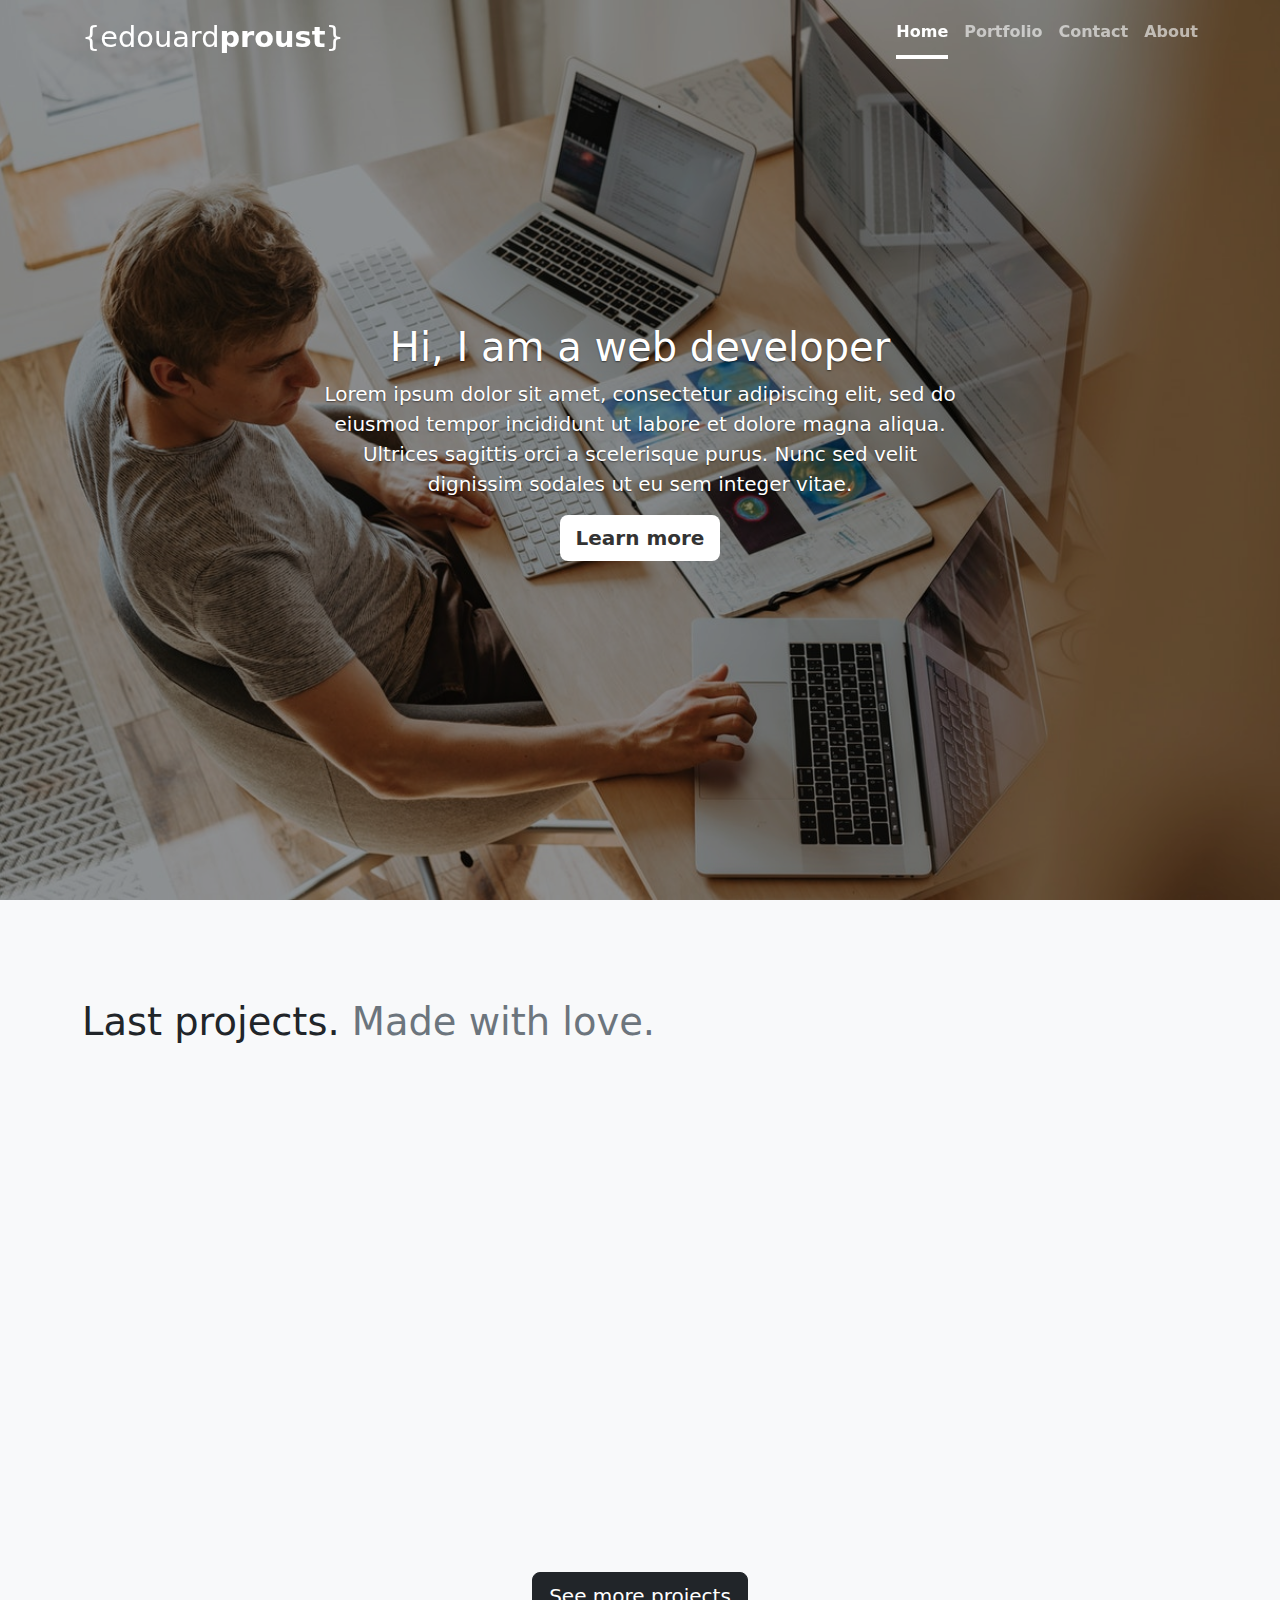
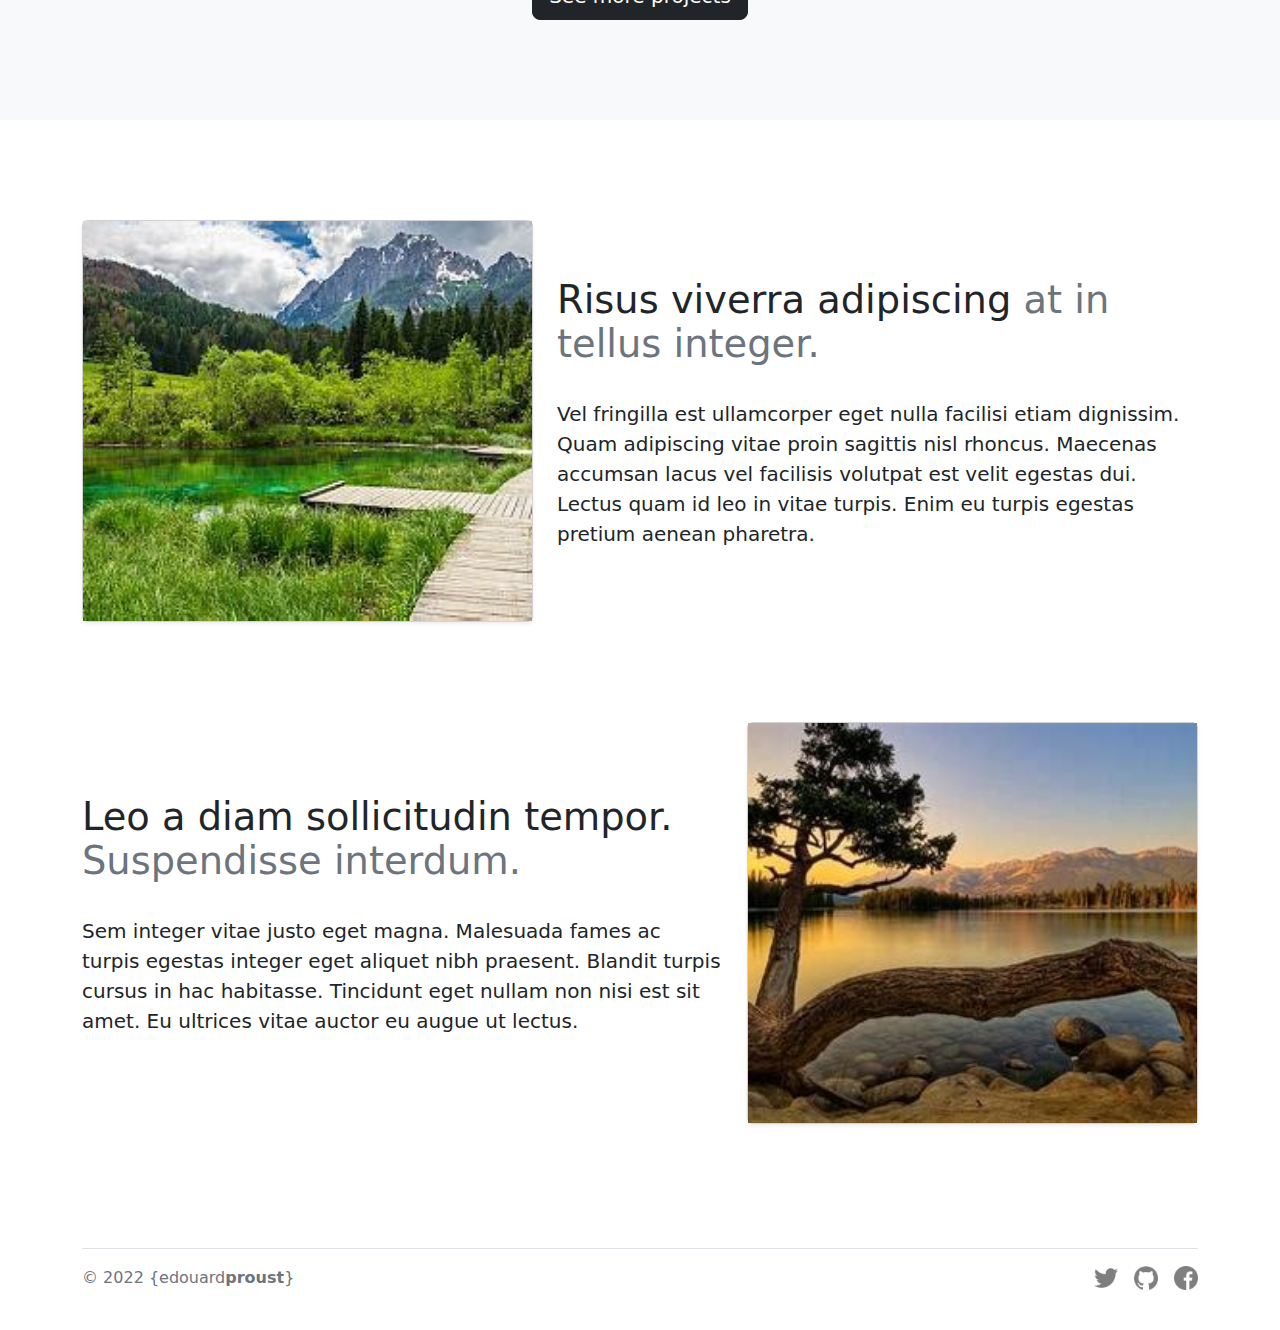
<file: homepage/index.html>
<!DOCTYPE html>

<html lang="en">
  <head>
      <!-- styles -->
      <link href="css/libs/bootstrap.min.css" rel="stylesheet">
      <link href="css/styles.css" rel="stylesheet">
      <!-- javascripts -->
      <script defer src="js/libs/gsap.min.js"></script>
      <script defer src="js/libs/ScrollTrigger.min.js"></script>
      <script defer src="js/app.js"></script>

      <title>Home</title>
  </head>
  <body>

    <!-- Nav -->

    <header class="p-3">
      <div class="container d-flex justify-content-between">
        <div id="logo">{edouard<b>proust</b>}</div>
        <nav class="nav justify-content-center">
          <a class="nav-link active" aria-current="page" href="#">Home</a>
          <a class="nav-link" href="portfolio.html">Portfolio</a>
          <a class="nav-link" href="contact.html">Contact</a>
          <a class="nav-link" href="about.html">About</a>
        </nav>
      </div>
    </header>

    <!-- hero -->

    <section id="hero" class="text-bg-dark">
      <img class="title-bg" src="img/programmer.jpg">
      <div class="title-overlay"></div>
      <div class="title-container d-flex p-3">
        <div class="title-content">
          <h1>Hi, I am a web developer</h1>
          <p class="lead">Lorem ipsum dolor sit amet, consectetur adipiscing elit, sed do eiusmod tempor incididunt ut labore et dolore magna aliqua. Ultrices sagittis orci a scelerisque purus. Nunc sed velit dignissim sodales ut eu sem integer vitae.</p>
          <p class="lead">
            <a href="#album" class="btn btn-lg fw-bold">Learn more</a>
          </p>
        </div>
      </div>
    </section>

    <!-- album -->

    <section id="album" class="album bg-light">
      <div class="container">

        <h2 class="heading">Last projects. <span class="text-muted">Made with love.</span></h2>
        
        <div class="row row-cols-1 row-cols-sm-2 row-cols-md-3 g-4">
          <div class="col">
            <div class="card shadow-sm">
              <img src="img/nature1.jpg">
              <div class="card-body">
                <h3 class="card-title">Maecenas pharetra</h3>
                <p class="card-text">Faucibus et molestie ac feugiat sed lectus vestibulum mattis ullamcorper. Massa tempor nec feugiat nisl pretium fusce id velit ut. Sapien faucibus et molestie ac.</p>
              </div>
            </div>
          </div>
          <div class="col">
            <div class="card shadow-sm">
              <img src="img/nature2.jpg">
              <div class="card-body">
                <h3 class="card-title">Velit egestas dui</h3>
                <p class="card-text">Lorem ipsum dolor sit amet, consectetur adipiscing elit, sed do eiusmod tempor incididunt ut labore et dolore magna aliqua. Ultrices sagittis orci a scelerisque purus.</p>
              </div>
            </div>
            </div>
          <div class="col">
            <div class="card shadow-sm">
              <img src="img/nature3.jpg">
              <div class="card-body">
                <h3 class="card-title">Lorem Ipsum</h3>
                <p class="card-text">Nunc sed velit dignissim sodales ut eu sem integer vitae. Tristique sollicitudin nibh sit amet commodo nulla facilisi nullam. Justo nec ultrices dui sapien eget mi.</p>
              </div>
            </div>
          </div>
        </div>

        <div class="section-btn">
            <a href="/portfolio.html" class="btn btn-dark btn-lg">See more projects</a>
        </div>

      </div>
    </section>

    <!-- images with text -->

    <section id="imgtxt">
      <div class="container">
        <div class="row">
          <div class="col-md-7 order-md-2">
            <h2 class="heading">Risus viverra adipiscing <span class="text-muted">at in tellus integer.</span></h2>
            <p class="lead">Vel fringilla est ullamcorper eget nulla facilisi etiam dignissim. Quam adipiscing vitae proin sagittis nisl rhoncus. Maecenas accumsan lacus vel facilisis volutpat est velit egestas dui. Lectus quam id leo in vitae turpis. Enim eu turpis egestas pretium aenean pharetra.</p>
          </div>
          <div class="col-md-5 order-md-1">
              <div class="h-100 card shadow-sm">
                <img src="img/nature1.jpg" height="400">
              </div>
          </div>
        </div>
        <div class="row">
          <div class="col-md-7">
            <h2 class="heading">Leo a diam sollicitudin tempor. <span class="text-muted">Suspendisse interdum.</span></h2>
            <p class="lead">Sem integer vitae justo eget magna. Malesuada fames ac turpis egestas integer eget aliquet nibh praesent. Blandit turpis cursus in hac habitasse. Tincidunt eget nullam non nisi est sit amet. Eu ultrices vitae auctor eu augue ut lectus.</p>
          </div>
          <div class="col-md-5">
            <div class="h-100 card shadow-sm">
                <img src="img/nature2.jpg" height="400">
              </div>
          </div>
        </div>
      </div>
    </section>

    <!-- Footer -->

    <div class="container">
      <footer class="d-flex flex-wrap justify-content-between align-items-center py-3 my-4 border-top">
        <div class="col-md-4 d-flex align-items-center">
          <span class="mb-3 mb-md-0 text-muted">&copy; 2022 {edouard<b>proust</b>}</span>
        </div>
        <ul class="nav col-md-4 justify-content-end list-unstyled d-flex">
          <li class="ms-3"><a href="https://twitter.com" target="_blank"><img src="img/icons/twitter.png" class="footer-icon"></a></li>
          <li class="ms-3"><a href="https://github.com" target="_blank"><img src="img/icons/github.png" class="footer-icon"></a></li>
          <li class="ms-3"><a href="https://facebook.com" target="_blank"><img src="img/icons/facebook.png" class="footer-icon"></a></li>
        </ul>
      </footer>
    </div>

  </body>
</html>
</file>
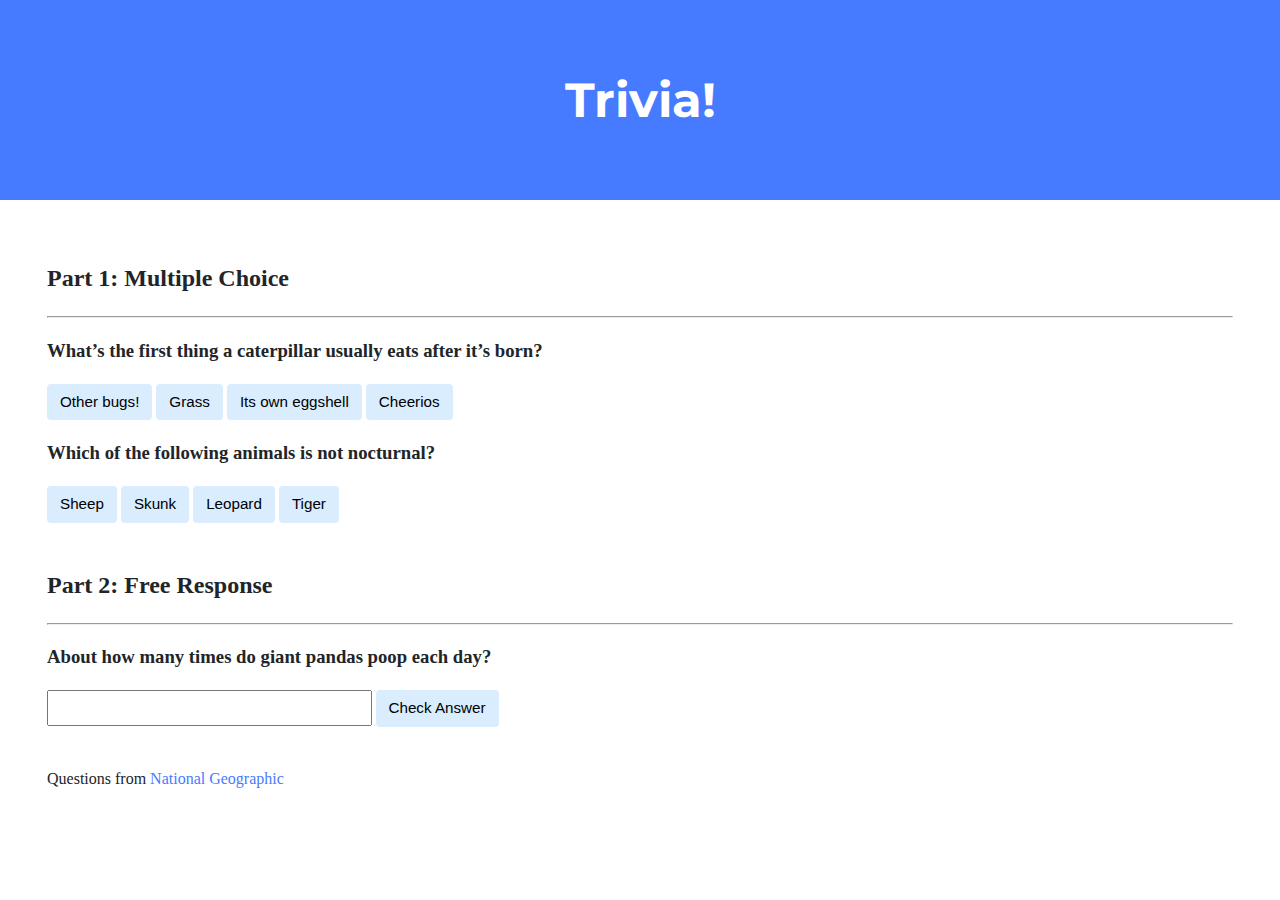
<file: trivia/index.html>
<!DOCTYPE html>

<html lang="en">
    <head>
        <link href="https://fonts.googleapis.com/css2?family=Montserrat:wght@500&display=swap" rel="stylesheet">
        <link href="styles.css" rel="stylesheet">
        <title>Trivia!</title>
        <!-- TODO: Add code to check answers to questions -->
        <script defer src="app.js"></script>
    </head>
    <body>
        <div class="header">
            <h1>Trivia!</h1>
        </div>

        <div class="container">
            <div class="section">
                <h2>Part 1: Multiple Choice </h2>
                <hr>
                <!-- TODO: Add multiple choice question here -->
                <div data-id="1" data-type="choice" data-correct="3">
                    <h3>What’s the first thing a caterpillar usually eats after it’s born?</h3>
                    <button value="1">Other bugs!</button>
                    <button value="2">Grass</button>
                    <button value="3">Its own eggshell</button>
                    <button value="4">Cheerios</button>
                    <div class="answer">Newborn caterpillars typically get their first meal from their own eggshells.</div>
                </div>

                <div data-id="2" data-type="choice" data-correct="1">
                    <h3>Which of the following animals is not nocturnal?</h3>
                    <button value="1">Sheep</button>
                    <button value="2">Skunk</button>
                    <button value="3">Leopard</button>
                    <button value="4">Tiger</button>
                    <div class="answer">Skunks, leopards, and tigers are most active after the sun goes down. Not sheeps, though - they're fast baa-sleep!</div>
                </div>
            </div>

            <div class="section">
                <h2>Part 2: Free Response</h2>
                <hr>
                <!-- TODO: Add free response question here -->
                <div data-id="3" data-type="text" data-correct="45">
                    <h3>About how many times do giant pandas poop each day?</h3>
                    <input type="text">
                    <button type="submit">Check Answer</button>
                    <div class="answer">They poop <b>45</b> times per day. After eating anywhere from 26 to 84 pounds of bamboo each day, giant pandas need to get rid of the indigestible parts of the plant. That means pooping more than 45 times a day! All those droppings help biologists who study the animals in the wild. Scientists look for the poop to locate the solitary mammals, since they can be hard to find in the misty mountains of southwestern China where they live.</div>
                </div>
            </div>

            <div class="section no-hover">
                <p>Questions from <a href="https://kids.nationalgeographic.com/games/quizzes/article/quiz-whiz-animals" target="_blank">National Geographic</a></p>
            <div class="section">
        </div>
    </body>
</html>
</file>
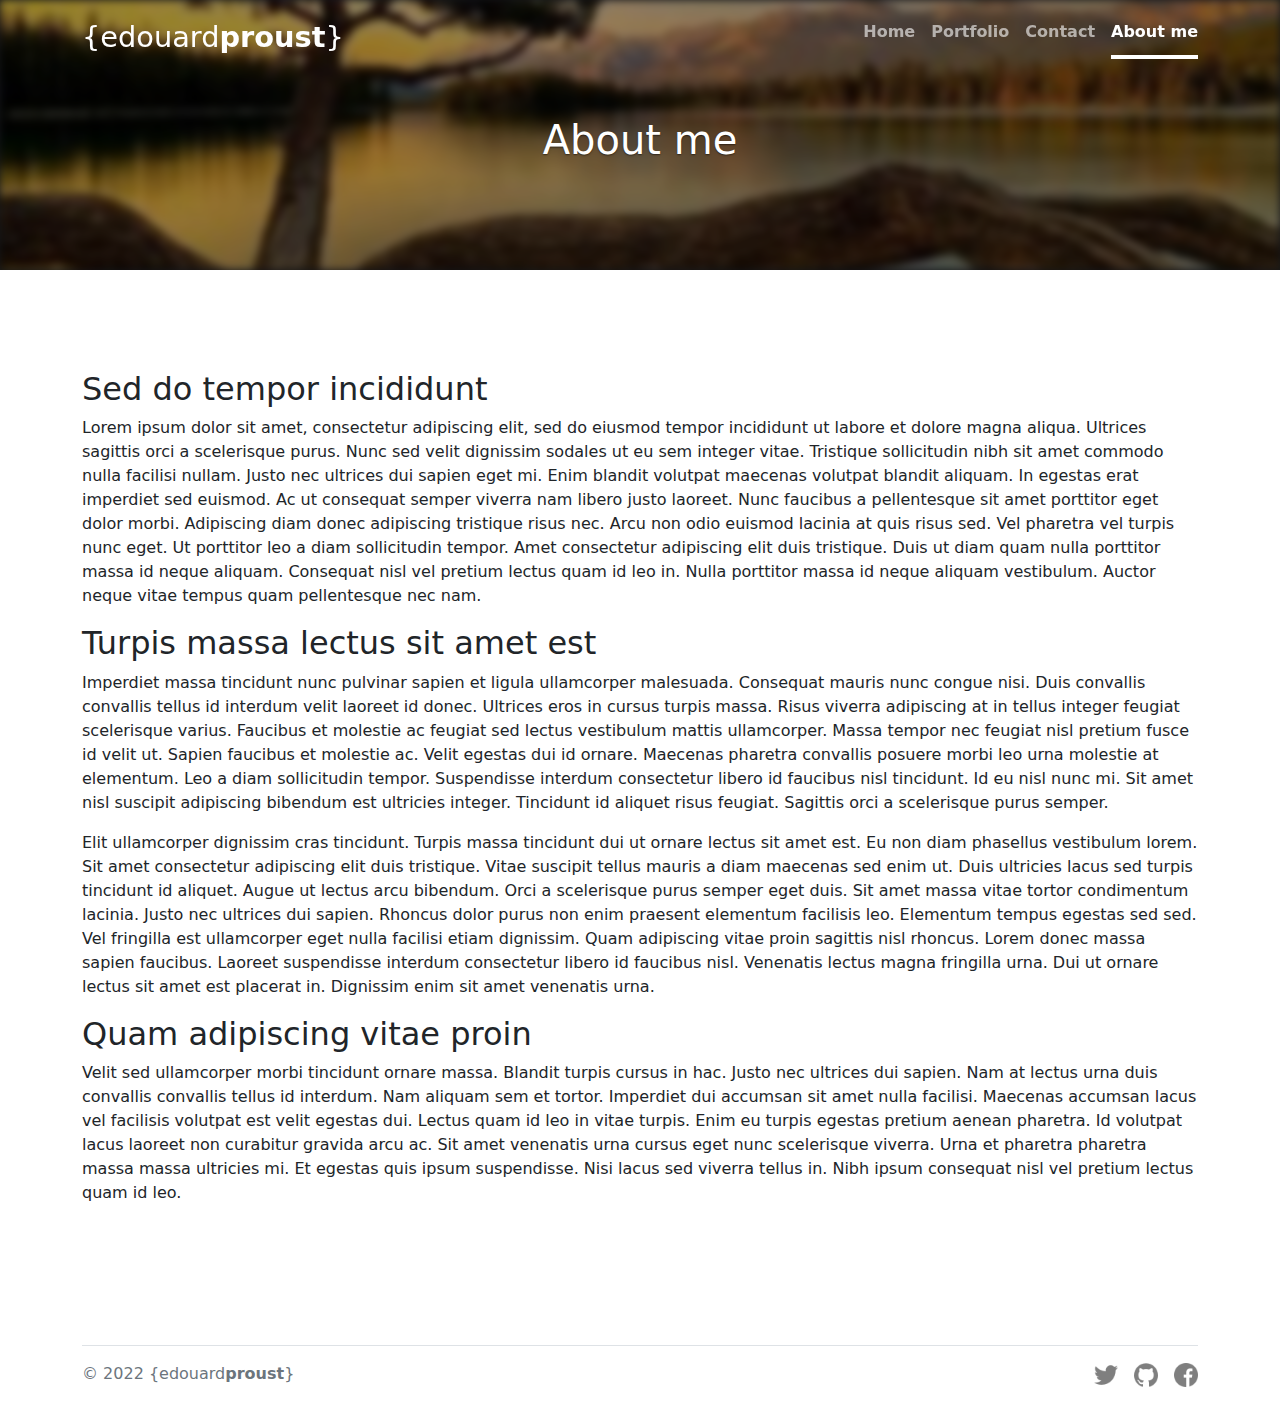
<file: homepage/about.html>
<!DOCTYPE html>

<html lang="en">
  <head>
      <!-- styles -->
      <link href="css/libs/bootstrap.min.css" rel="stylesheet">
      <link href="css/styles.css" rel="stylesheet">
      <!-- javascripts -->
      <script defer src="js/libs/gsap.min.js"></script>
      <script defer src="js/libs/ScrollTrigger.min.js"></script>
      <script defer src="js/app.js"></script>

      <title>About me</title>
  </head>
  <body>

    <!-- Nav -->

    <header class="p-3">
      <div class="container d-flex justify-content-between">
        <div id="logo">{edouard<b>proust</b>}</div>
        <nav class="nav justify-content-center">
          <a class="nav-link" aria-current="page" href="/">Home</a>
          <a class="nav-link" href="portfolio.html">Portfolio</a>
          <a class="nav-link" href="contact.html">Contact</a>
          <a class="nav-link active" href="about.html">About me</a>
        </nav>
      </div>
    </header>

    <!-- Title -->

    <section id="title" class="text-bg-dark">
      <img class="title-bg" src="img/nature2.jpg">
      <div class="title-overlay"></div>
      <div class="title-container d-flex p-3">
        <div class="title-content">
          <h1>About me</h1>
        </div>
      </div>
    </section>

    <!-- Content -->

    <section id="content">
      <div class="container">
        <h2>Sed do tempor incididunt</h2>
        <p>Lorem ipsum dolor sit amet, consectetur adipiscing elit, sed do eiusmod tempor incididunt ut labore et dolore magna aliqua. Ultrices sagittis orci a scelerisque purus. Nunc sed velit dignissim sodales ut eu sem integer vitae. Tristique sollicitudin nibh sit amet commodo nulla facilisi nullam. Justo nec ultrices dui sapien eget mi. Enim blandit volutpat maecenas volutpat blandit aliquam. In egestas erat imperdiet sed euismod. Ac ut consequat semper viverra nam libero justo laoreet. Nunc faucibus a pellentesque sit amet porttitor eget dolor morbi. Adipiscing diam donec adipiscing tristique risus nec. Arcu non odio euismod lacinia at quis risus sed. Vel pharetra vel turpis nunc eget. Ut porttitor leo a diam sollicitudin tempor. Amet consectetur adipiscing elit duis tristique. Duis ut diam quam nulla porttitor massa id neque aliquam. Consequat nisl vel pretium lectus quam id leo in. Nulla porttitor massa id neque aliquam vestibulum. Auctor neque vitae tempus quam pellentesque nec nam.</p>

        <h2>Turpis massa lectus sit amet est</h2>
        <p>Imperdiet massa tincidunt nunc pulvinar sapien et ligula ullamcorper malesuada. Consequat mauris nunc congue nisi. Duis convallis convallis tellus id interdum velit laoreet id donec. Ultrices eros in cursus turpis massa. Risus viverra adipiscing at in tellus integer feugiat scelerisque varius. Faucibus et molestie ac feugiat sed lectus vestibulum mattis ullamcorper. Massa tempor nec feugiat nisl pretium fusce id velit ut. Sapien faucibus et molestie ac. Velit egestas dui id ornare. Maecenas pharetra convallis posuere morbi leo urna molestie at elementum. Leo a diam sollicitudin tempor. Suspendisse interdum consectetur libero id faucibus nisl tincidunt. Id eu nisl nunc mi. Sit amet nisl suscipit adipiscing bibendum est ultricies integer. Tincidunt id aliquet risus feugiat. Sagittis orci a scelerisque purus semper.</p>
        <p>Elit ullamcorper dignissim cras tincidunt. Turpis massa tincidunt dui ut ornare lectus sit amet est. Eu non diam phasellus vestibulum lorem. Sit amet consectetur adipiscing elit duis tristique. Vitae suscipit tellus mauris a diam maecenas sed enim ut. Duis ultricies lacus sed turpis tincidunt id aliquet. Augue ut lectus arcu bibendum. Orci a scelerisque purus semper eget duis. Sit amet massa vitae tortor condimentum lacinia. Justo nec ultrices dui sapien. Rhoncus dolor purus non enim praesent elementum facilisis leo. Elementum tempus egestas sed sed. Vel fringilla est ullamcorper eget nulla facilisi etiam dignissim. Quam adipiscing vitae proin sagittis nisl rhoncus. Lorem donec massa sapien faucibus. Laoreet suspendisse interdum consectetur libero id faucibus nisl. Venenatis lectus magna fringilla urna. Dui ut ornare lectus sit amet est placerat in. Dignissim enim sit amet venenatis urna.</p>

        <h2>Quam adipiscing vitae proin</h2>
        <p>Velit sed ullamcorper morbi tincidunt ornare massa. Blandit turpis cursus in hac. Justo nec ultrices dui sapien. Nam at lectus urna duis convallis convallis tellus id interdum. Nam aliquam sem et tortor. Imperdiet dui accumsan sit amet nulla facilisi. Maecenas accumsan lacus vel facilisis volutpat est velit egestas dui. Lectus quam id leo in vitae turpis. Enim eu turpis egestas pretium aenean pharetra. Id volutpat lacus laoreet non curabitur gravida arcu ac. Sit amet venenatis urna cursus eget nunc scelerisque viverra. Urna et pharetra pharetra massa massa ultricies mi. Et egestas quis ipsum suspendisse. Nisi lacus sed viverra tellus in. Nibh ipsum consequat nisl vel pretium lectus quam id leo.</p>
      </div>
    </section>

    <!-- Footer -->

    <div class="container">
      <footer class="d-flex flex-wrap justify-content-between align-items-center py-3 my-4 border-top">
        <div class="col-md-4 d-flex align-items-center">
          <span class="mb-3 mb-md-0 text-muted">&copy; 2022 {edouard<b>proust</b>}</span>
        </div>
        <ul class="nav col-md-4 justify-content-end list-unstyled d-flex">
          <li class="ms-3"><a href="https://twitter.com" target="_blank"><img src="img/icons/twitter.png" class="footer-icon"></a></li>
          <li class="ms-3"><a href="https://github.com" target="_blank"><img src="img/icons/github.png" class="footer-icon"></a></li>
          <li class="ms-3"><a href="https://facebook.com" target="_blank"><img src="img/icons/facebook.png" class="footer-icon"></a></li>
        </ul>
      </footer>
    </div>

  </body>
</html>
</file>
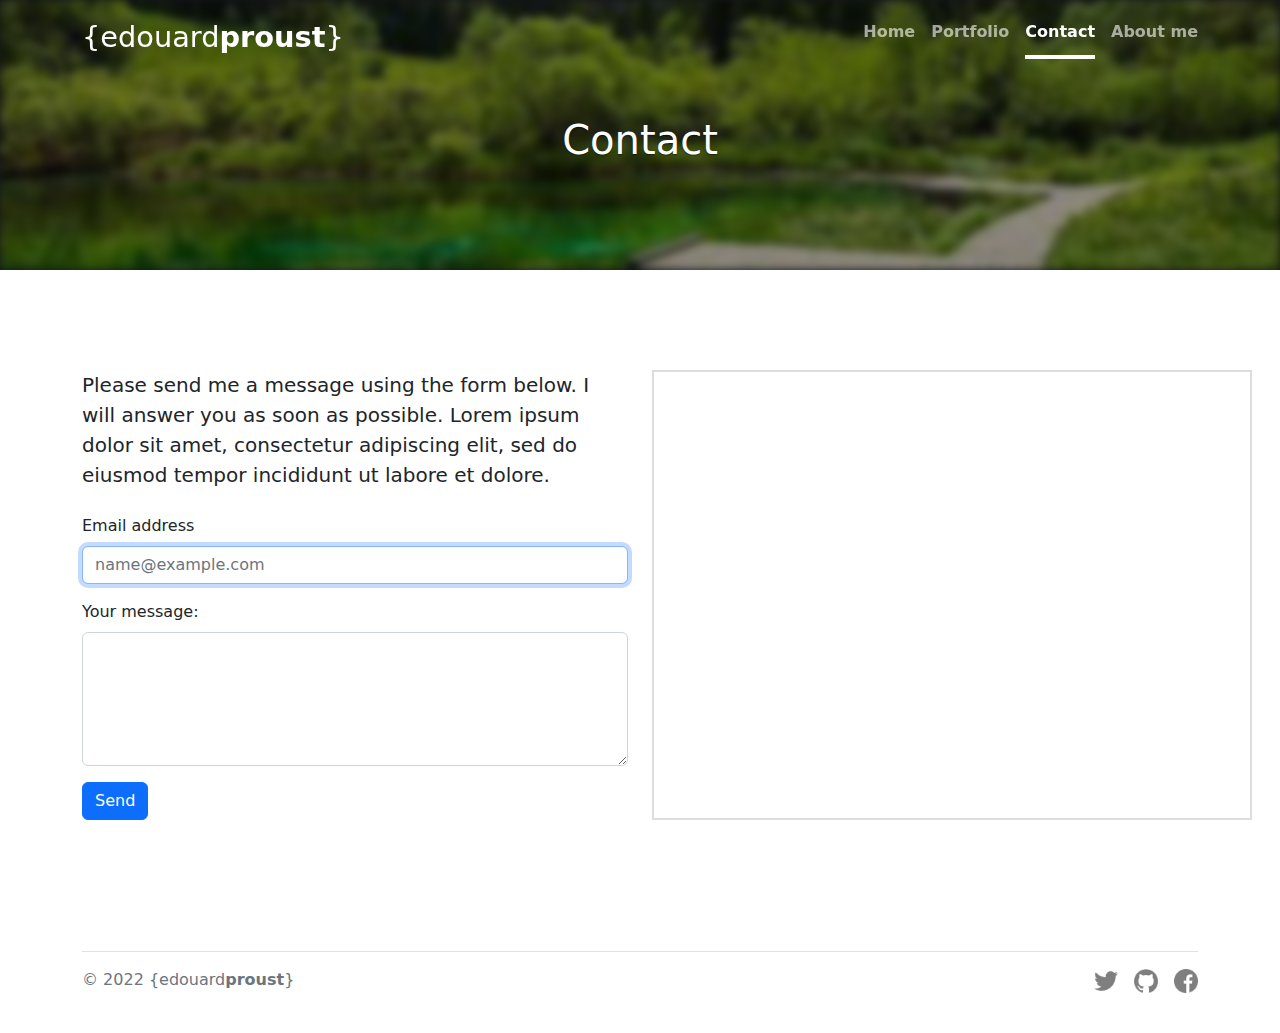
<file: homepage/contact.html>
<!DOCTYPE html>

<html lang="en">
  <head>
      <!-- styles -->
      <link href="css/libs/bootstrap.min.css" rel="stylesheet">
      <link href="css/styles.css" rel="stylesheet">
      <!-- javascripts -->
      <script defer src="js/libs/gsap.min.js"></script>
      <script defer src="js/libs/ScrollTrigger.min.js"></script>
      <script defer src="js/app.js"></script>

      <title>Contact</title>
  </head>
  <body>

    <!-- Nav -->

    <header class="p-3">
      <div class="container d-flex justify-content-between">
        <div id="logo">{edouard<b>proust</b>}</div>
        <nav class="nav justify-content-center">
          <a class="nav-link" aria-current="page" href="/">Home</a>
          <a class="nav-link" href="portfolio.html">Portfolio</a>
          <a class="nav-link active" href="contact.html">Contact</a>
          <a class="nav-link" href="about.html">About me</a>
        </nav>
      </div>
    </header>

    <!-- Title -->

    <section id="title" class="text-bg-dark">
      <img class="title-bg" src="img/nature1.jpg">
      <div class="title-overlay"></div>
      <div class="title-container d-flex p-3">
        <div class="title-content">
          <h1>Contact</h1>
        </div>
      </div>
    </section>

    <!-- Contact Form -->

    <section id="contactForm">
      <div class="container">
        <div class="row">

          <div class="col-md-6">
            <p class="lead mb-4">Please send me a message using the form below. I will answer you as soon as possible. Lorem ipsum dolor sit amet, consectetur adipiscing elit, sed do eiusmod tempor incididunt ut labore et dolore.</p>
            <form>
              <div class="contact-alert alert" role="alert"></div>
              <div class="mb-3">
                <label for="email" class="form-label">Email address</label>
                <input type="email" class="form-control" id="email" placeholder="name@example.com" autofocus required>
              </div>
              <div class="mb-3">
                <label for="message" class="form-label">Your message:</label>
                <textarea class="form-control" id="message" rows="5" required></textarea>
              </div>
              <input type="submit" class="btn btn-primary" value="Send">
            </form>
          </div>

          <div class="col-md-6">
            <div class="gmap">
              <iframe src="https://www.google.com/maps/embed?pb=!1m18!1m12!1m3!1d2947.432896618293!2d-71.11963663445954!3d42.37592372918584!2m3!1f0!2f0!3f0!3m2!1i1024!2i768!4f13.1!3m3!1m2!1s0x89e377427d7f0199%3A0x5937c65cee2427f0!2sHarvard%20University!5e0!3m2!1sen!2suk!4v1661820195757!5m2!1sen!2suk" width="600" height="450" style="border:0;" allowfullscreen="" loading="lazy" referrerpolicy="no-referrer-when-downgrade"></iframe>
            </div>
          </div>

        </div>
      </div>

    </section>

    <!-- Footer -->

    <div class="container">
      <footer class="d-flex flex-wrap justify-content-between align-items-center py-3 my-4 border-top">
        <div class="col-md-4 d-flex align-items-center">
          <span class="mb-3 mb-md-0 text-muted">&copy; 2022 {edouard<b>proust</b>}</span>
        </div>
        <ul class="nav col-md-4 justify-content-end list-unstyled d-flex">
          <li class="ms-3"><a href="https://twitter.com" target="_blank"><img src="img/icons/twitter.png" class="footer-icon"></a></li>
          <li class="ms-3"><a href="https://github.com" target="_blank"><img src="img/icons/github.png" class="footer-icon"></a></li>
          <li class="ms-3"><a href="https://facebook.com" target="_blank"><img src="img/icons/facebook.png" class="footer-icon"></a></li>
        </ul>
      </footer>
    </div>

  </body>
</html>
</file>
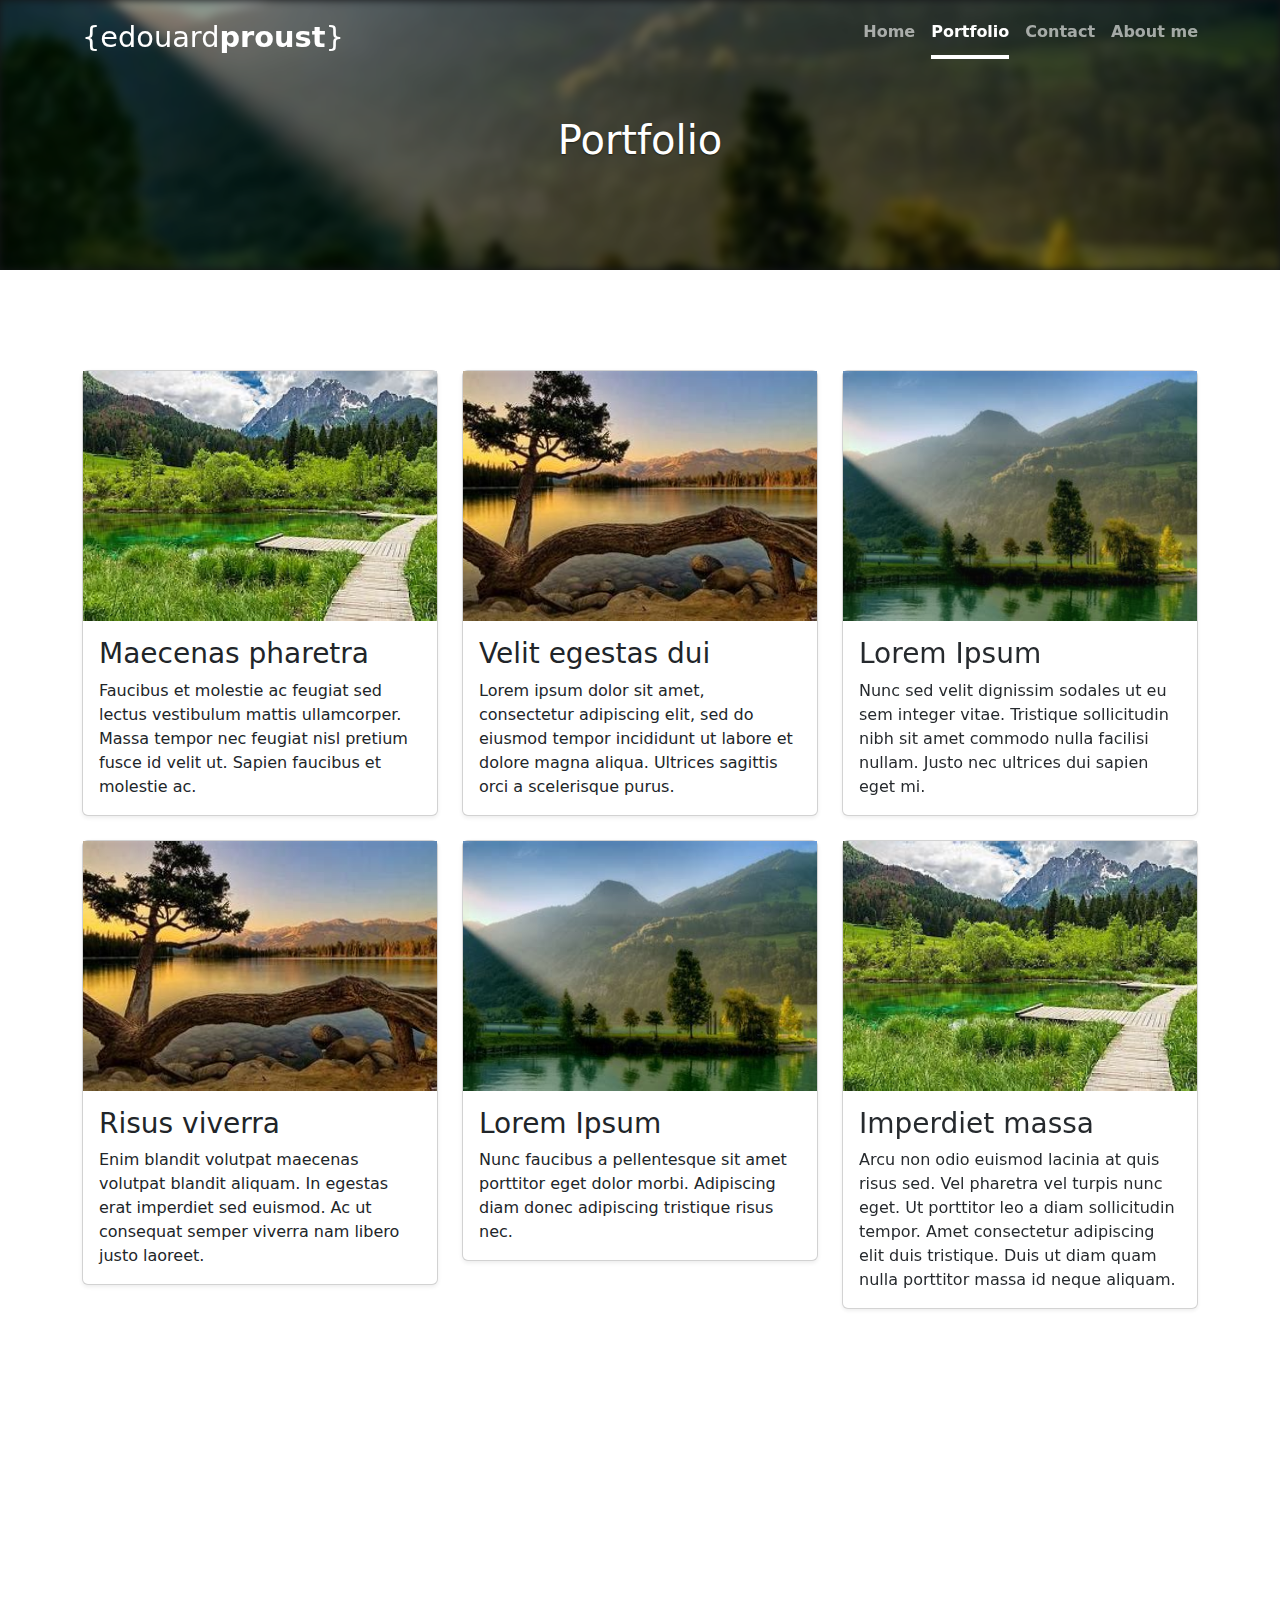
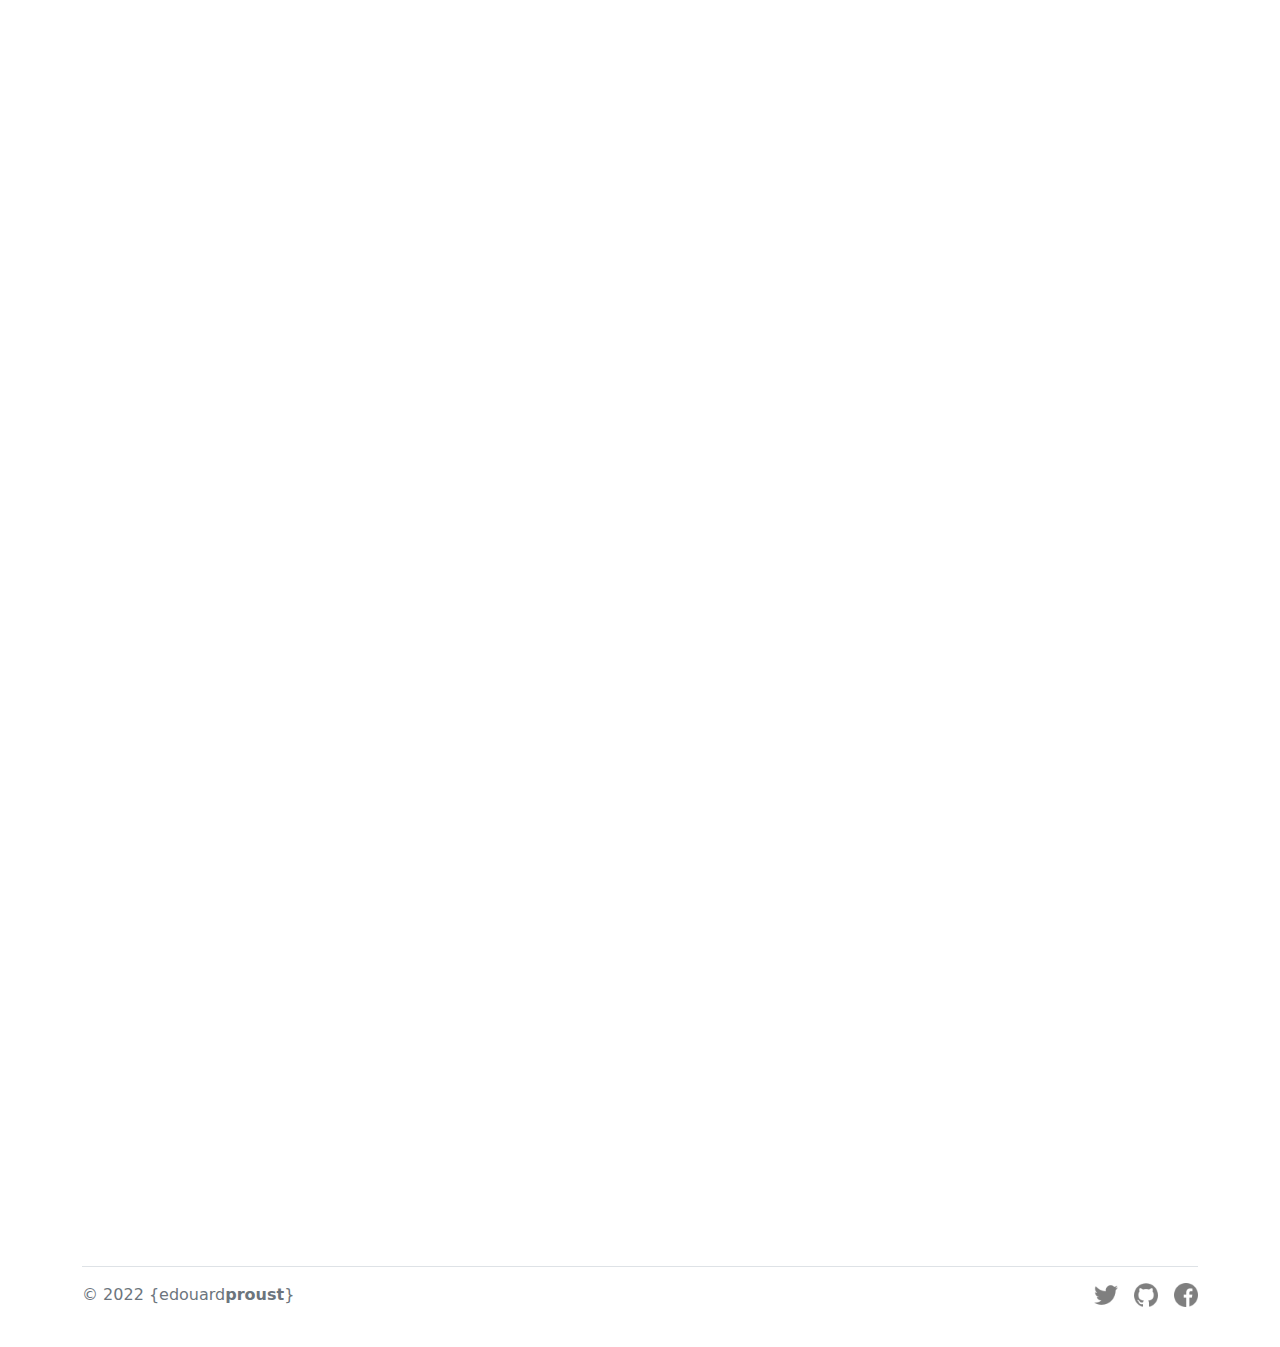
<file: homepage/portfolio.html>
<!DOCTYPE html>

<html lang="en">
  <head>
      <!-- styles -->
      <link href="css/libs/bootstrap.min.css" rel="stylesheet">
      <link href="css/styles.css" rel="stylesheet">
      <!-- javascripts -->
      <script defer src="js/libs/gsap.min.js"></script>
      <script defer src="js/libs/ScrollTrigger.min.js"></script>
      <script defer src="js/app.js"></script>

      <title>Portfolio</title>
  </head>
  <body>

    <!-- Nav -->

    <header class="p-3">
      <div class="container d-flex justify-content-between">
        <div id="logo">{edouard<b>proust</b>}</div>
        <nav class="nav justify-content-center">
          <a class="nav-link" aria-current="page" href="/">Home</a>
          <a class="nav-link active" href="portfolio.html">Portfolio</a>
          <a class="nav-link" href="contact.html">Contact</a>
          <a class="nav-link" href="about.html">About me</a>
        </nav>
      </div>
    </header>

    <!-- Title -->

    <section id="title" class="text-bg-dark">
      <img class="title-bg" src="img/nature3.jpg">
      <div class="title-overlay"></div>
      <div class="title-container d-flex p-3">
        <div class="title-content">
          <h1>Portfolio</h1>
        </div>
      </div>
    </section>

    <!-- Content -->

    <section id="album" class="album">
      <div class="container">
        <div class="row row-cols-1 row-cols-sm-2 row-cols-md-3 g-4">
          <div class="col">
            <div class="card shadow-sm">
              <img src="img/nature1.jpg">
              <div class="card-body">
                <h3 class="card-title">Maecenas pharetra</h3>
                <p class="card-text">Faucibus et molestie ac feugiat sed lectus vestibulum mattis ullamcorper. Massa tempor nec feugiat nisl pretium fusce id velit ut. Sapien faucibus et molestie ac.</p>
              </div>
            </div>
          </div>
          <div class="col">
            <div class="card shadow-sm">
              <img src="img/nature2.jpg">
              <div class="card-body">
                <h3 class="card-title">Velit egestas dui</h3>
                <p class="card-text">Lorem ipsum dolor sit amet, consectetur adipiscing elit, sed do eiusmod tempor incididunt ut labore et dolore magna aliqua. Ultrices sagittis orci a scelerisque purus.</p>
              </div>
            </div>
            </div>
          <div class="col">
            <div class="card shadow-sm">
              <img src="img/nature3.jpg">
              <div class="card-body">
                <h3 class="card-title">Lorem Ipsum</h3>
                <p class="card-text">Nunc sed velit dignissim sodales ut eu sem integer vitae. Tristique sollicitudin nibh sit amet commodo nulla facilisi nullam. Justo nec ultrices dui sapien eget mi.</p>
              </div>
            </div>
          </div>
          <div class="col">
            <div class="card shadow-sm">
              <img src="img/nature2.jpg">
              <div class="card-body">
                <h3 class="card-title">Risus viverra</h3>
                <p class="card-text">Enim blandit volutpat maecenas volutpat blandit aliquam. In egestas erat imperdiet sed euismod. Ac ut consequat semper viverra nam libero justo laoreet.</p>
              </div>
            </div>
          </div>
          <div class="col">
            <div class="card shadow-sm">
              <img src="img/nature3.jpg">
              <div class="card-body">
                <h3 class="card-title">Lorem Ipsum</h3>
                <p class="card-text">Nunc faucibus a pellentesque sit amet porttitor eget dolor morbi. Adipiscing diam donec adipiscing tristique risus nec.</p>
              </div>
            </div>
            </div>
          <div class="col">
            <div class="card shadow-sm">
              <img src="img/nature1.jpg">
              <div class="card-body">
                <h3 class="card-title">Imperdiet massa</h3>
                <p class="card-text">Arcu non odio euismod lacinia at quis risus sed. Vel pharetra vel turpis nunc eget. Ut porttitor leo a diam sollicitudin tempor. Amet consectetur adipiscing elit duis tristique. Duis ut diam quam nulla porttitor massa id neque aliquam.</p>
              </div>
            </div>
          </div>
          <div class="col">
            <div class="card shadow-sm">
              <img src="img/nature3.jpg">
              <div class="card-body">
                <h3 class="card-title">Consequat mauris</h3>
                <p class="card-text">Consequat nisl vel pretium lectus quam id leo in. Nulla porttitor massa id neque aliquam vestibulum. Auctor neque vitae tempus quam pellentesque nec nam.</p>
              </div>
            </div>
          </div>
          <div class="col">
            <div class="card shadow-sm">
              <img src="img/nature1.jpg">
              <div class="card-body">
                <h3 class="card-title">Ultrices eros in cursus</h3>
                <p class="card-text">Ultrices eros in cursus turpis massa. Risus viverra adipiscing at in tellus integer feugiat scelerisque varius.</p>
              </div>
            </div>
            </div>
          <div class="col">
            <div class="card shadow-sm">
              <img src="img/nature2.jpg">
              <div class="card-body">
                <h3 class="card-title">Duis convallis</h3>
                <p class="card-text">Imperdiet massa tincidunt nunc pulvinar sapien et ligula ullamcorper malesuada. Consequat mauris nunc congue nisi. Duis convallis convallis tellus id interdum velit laoreet id donec. </p>
              </div>
            </div>
          </div>
          <div class="col">
            <div class="card shadow-sm">
              <img src="img/nature2.jpg">
              <div class="card-body">
                <h3 class="card-title">Velit egestas dui</h3>
                <p class="card-text">Lorem ipsum dolor sit amet, consectetur adipiscing elit, sed do eiusmod tempor incididunt ut labore et dolore magna aliqua. Ultrices sagittis orci a scelerisque purus.</p>
              </div>
            </div>
            </div>
          <div class="col">
            <div class="card shadow-sm">
              <img src="img/nature3.jpg">
              <div class="card-body">
                <h3 class="card-title">Lorem Ipsum</h3>
                <p class="card-text">Nunc sed velit dignissim sodales ut eu sem integer vitae. Tristique sollicitudin nibh sit amet commodo nulla facilisi nullam. Justo nec ultrices dui sapien eget mi.</p>
              </div>
            </div>
          </div>
          <div class="col">
            <div class="card shadow-sm">
              <img src="img/nature2.jpg">
              <div class="card-body">
                <h3 class="card-title">Risus viverra</h3>
                <p class="card-text">Enim blandit volutpat maecenas volutpat blandit aliquam. In egestas erat imperdiet sed euismod. Ac ut consequat semper viverra nam libero justo laoreet.</p>
              </div>
            </div>
          </div>
          <div class="col">
            <div class="card shadow-sm">
              <img src="img/nature3.jpg">
              <div class="card-body">
                <h3 class="card-title">Lorem Ipsum</h3>
                <p class="card-text">Nunc faucibus a pellentesque sit amet porttitor eget dolor morbi. Adipiscing diam donec adipiscing tristique risus nec.</p>
              </div>
            </div>
            </div>
          <div class="col">
            <div class="card shadow-sm">
              <img src="img/nature1.jpg">
              <div class="card-body">
                <h3 class="card-title">Imperdiet massa</h3>
                <p class="card-text">Arcu non odio euismod lacinia at quis risus sed. Vel pharetra vel turpis nunc eget. Ut porttitor leo a diam sollicitudin tempor. Amet consectetur adipiscing elit duis tristique. Duis ut diam quam nulla porttitor massa id neque aliquam.</p>
              </div>
            </div>
          </div>
        </div>
        
      </div>
    </section>

    <!-- Footer -->

    <div class="container">
      <footer class="d-flex flex-wrap justify-content-between align-items-center py-3 my-4 border-top">
        <div class="col-md-4 d-flex align-items-center">
          <span class="mb-3 mb-md-0 text-muted">&copy; 2022 {edouard<b>proust</b>}</span>
        </div>
        <ul class="nav col-md-4 justify-content-end list-unstyled d-flex">
          <li class="ms-3"><a href="https://twitter.com" target="_blank"><img src="img/icons/twitter.png" class="footer-icon"></a></li>
          <li class="ms-3"><a href="https://github.com" target="_blank"><img src="img/icons/github.png" class="footer-icon"></a></li>
          <li class="ms-3"><a href="https://facebook.com" target="_blank"><img src="img/icons/facebook.png" class="footer-icon"></a></li>
        </ul>
      </footer>
    </div>

  </body>
</html>
</file>
<file: homepage/css/styles.css>
:root {
    --logo-font-size: 1.8rem;
    --header-scrolled-bg-color: rgba(255, 255, 255, 0.9);
    --header-scrolled-color: black;
    --section-padding-y: 100px;
    --heading-size: 2.4rem;
    --heading-line-height: 2.8rem;
    --heading-mb: 2rem;
    --cover-overlay-color: rgba(0, 0, 0, 0.4);
    --album-img-height: 250px;
    --imgtxt-img-height: 400px;
}

/* Layout */

section {
  padding: var(--section-padding-y) 0;
}

.section-btn {
  text-align: center;
  margin-top: 50px;
}

img {
    height: 100%;
    width: 100%;
    object-fit: cover;
}

/* Typography */

#logo {
  font-size: var(--logo-font-size);
}

.heading {
  font-size: var(--heading-size);
  line-height: var(--heading-line-height);
  margin-bottom: var(--heading-mb);
}

/* Header & Nav */

header {
  position: fixed;
  z-index: 99;
  width: 100%;
  transition: background-color ease-in-out 0.3s;
}

#logo,
.nav-link {
  color: white !important;
}

.nav-link:not(:first-child) {
  margin-left: 1rem;
}
.nav-link {
  font-weight: 700;
  padding: 4px 0;
  border-bottom: .25rem solid transparent;
  opacity: 0.6;
}
.nav-link:hover,
.nav-link:focus,
.nav-link.active {
  border-bottom-color: white;
}
.nav-link.active {
  opacity: 1;
}

.header--scrolled {
  background-color: var(--header-scrolled-bg-color);
}
.header--scrolled #logo,
.header--scrolled .nav-link {
  color: black !important;
}
.header--scrolled .nav-link:hover,
.header--scrolled .nav-link:focus,
.header--scrolled .nav-link.active {
  border-bottom-color: black;
}

/* Footer */

.footer-icon {
  height: 24px;
  width: auto;
  opacity: 0.5;
  transition: opacity ease-in-out 0.3s;
}

.footer-icon:hover {
  opacity: 0.8;
}

/* Title & cover */

#hero,
#title {
  position: relative;
  text-align: center;
  text-shadow: 0 .05rem .1rem rgba(0, 0, 0, .5);
  overflow: hidden;
}

#title {
  height: 30vh;
}

#hero {
  height: 100vh;
}

.title-container {
  position: relative;
  z-index: 2;
  height: 100%;
  width: 100%;
  max-width: 42em;
  margin: auto;
}

.title-content {
  margin: auto;
  opacity: 0;
}

.title-bg,
.title-overlay {
  position: absolute;
  top: 0;
  left: 0;
  height: 100%;
  width: 100%;
}

.title-bg {
  z-index: 0;
}

#title .title-bg {
  filter: blur(4px);
  -webkit-filter: blur(4px);
}

.title-overlay {
  z-index: 1;
  background-color: var(--cover-overlay-color);
}

#hero .btn {
  color: #333;
  background-color: white;
  border: none;
  text-shadow: none; /* Prevent inheritance from `body` */
}

/* Album */

#album img {
  height: var(--album-img-height);
}

#album .card {
  opacity: 0;
  transition: box-shadow ease-in-out 0.3s;
}

#album .card:hover {
  box-shadow: 0 .4rem .6rem rgba(0,0,0,.2)!important;
}

/* Images with text */

#imgtxt .row:not(:last-child) {
  padding-bottom: var(--section-padding-y);
}

#imgtxt img {
  height: var(--imgtxt-img-height);
}

#imgtxt .row > div {
  margin: auto;
}

/* Contact */

.gmap > iframe {
  border: solid 2px #dddddd !important;
}

.contact-alert {
  display: none;
}
</file>
<file: trivia/styles.css>
:root {
    --color-primary: #477bff;
    --color-btn-inactive: #ddd;
    --color-btn-inactive-text: #6a6a6a;
  }

/* Page layout */

body {
    background-color: #fff;
    color: #212529;
    font-size: 1rem;
    font-weight: 400;
    line-height: 1.5;
    margin: 0;
    text-align: left;
}

.container {
    margin-left: auto;
    margin-right: auto;
    padding-left: 15px;
    padding-right: 15px;
}

.header {
    background-color: var(--color-primary);
    color: #fff;
    margin-bottom: 2rem;
    padding: 2rem 1rem;
    text-align: center;
}

.section {
    padding: 0.5rem 2rem 1rem 2rem;
}

.section:not(.no-hover):hover {
    background-color: #f5f5f5;
    transition: color 2s ease-in-out, background-color 0.15s ease-in-out;
}

/* Typography */

h1 {
    font-family: 'Montserrat', sans-serif;
    font-size: 48px;
}

a {
    color: var(--color-primary);
    text-decoration: none;
    border-bottom: 1px solid transparent;
    transition: border ease-in-out 0.15s;
}
a:hover {
    border-color: var(--color-primary);
}

/* Buttons */

button {
    background-color: #d9edff;
    border: 1px solid transparent;
    border-radius: 0.25rem;
    font-size: 0.95rem;
    font-weight: 400;
    line-height: 1.5;
    padding: 0.375rem 0.75rem;
    text-align: center;
    transition: color 0.15s ease-in-out, background-color 0.15s ease-in-out, border-color 0.15s ease-in-out, box-shadow 0.15s ease-in-out;
    vertical-align: middle;
}
button:not(.inactive):hover {
    background-color: var(--color-primary);
    color: white;
    cursor: pointer;
}
button.inactive {
    pointer-events:none;
    background-color: var(--color-btn-inactive);
    color: var(--color-btn-inactive-text);
}

/* Text inputs */

input[type="text"] {
    width: 25%;
    line-height: 1.5;
    padding: 0.375rem 0.75rem;
}
input[type="text"].inactive {
    pointer-events:none;
    color: var(--color-btn-inactive-text);
    opacity: 0.5;
}

/* Answers */

.answer {
    display: none;
    margin-top: 20px;
}
.answer.correct {
    color: green;
}
.answer.incorrect {
    color: red;
}
</file>
